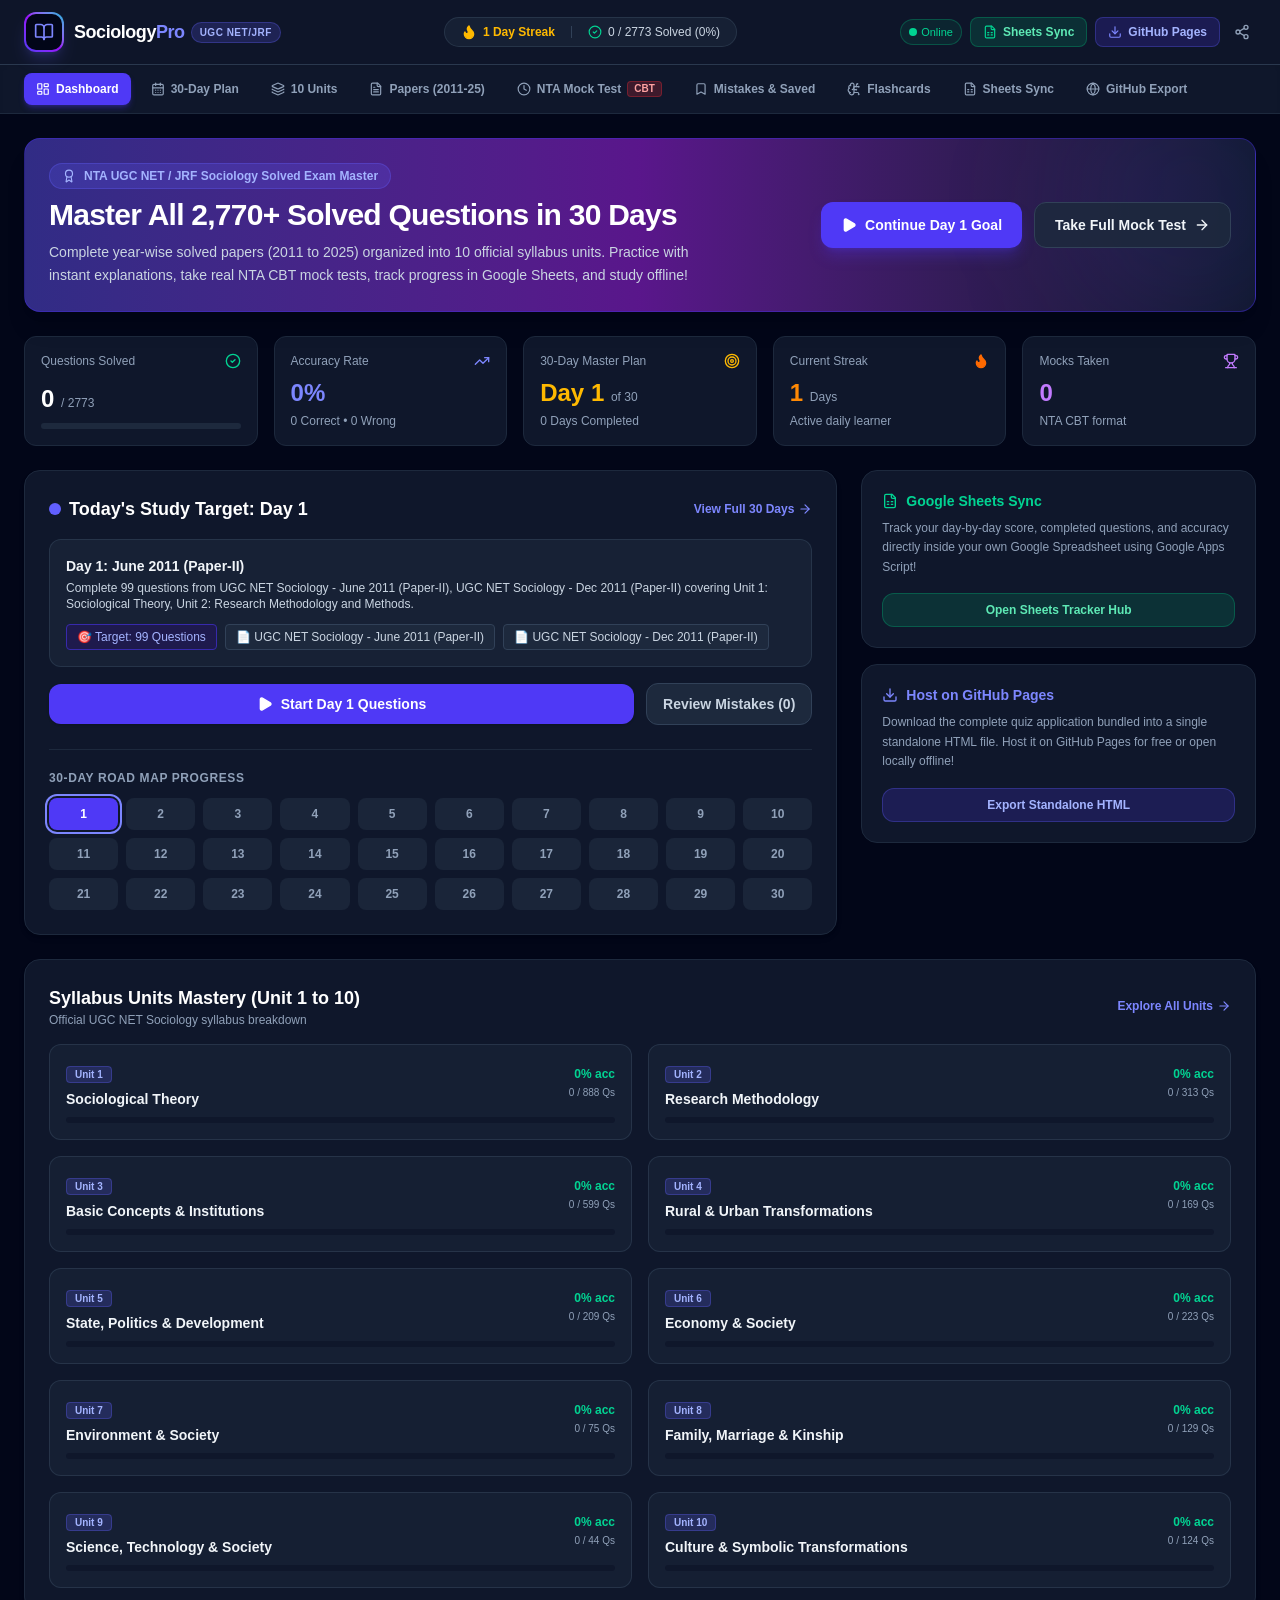
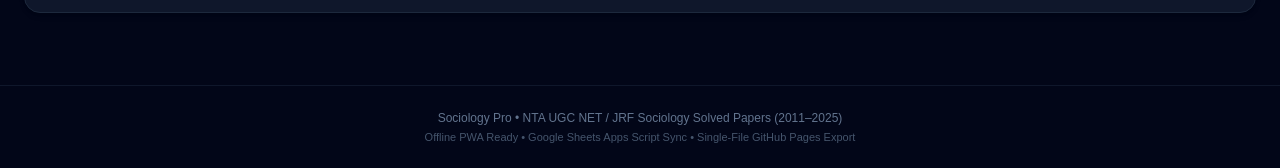
<file: index.html>
<!doctype html>
<html lang="en">
  <head>
    <meta charset="UTF-8" />
    <meta name="viewport" content="width=device-width, initial-scale=1.0" />
    <title>Sociology Pro - UGC NET/JRF 30-Day Master & PYQ Tracker</title>
    <meta name="description" content="Comprehensive NTA UGC NET / JRF Sociology quiz preparation with 2,700+ solved PYQ questions (2011-2025), 30-day structured study planner, NTA CBT mock exam simulator, offline PWA support, GitHub Pages standalone export, and Google Sheets Apps Script progress tracker." />
    <meta property="og:title" content="Sociology Pro - UGC NET/JRF 30-Day Master & PYQ Tracker" />
    <meta property="og:description" content="Comprehensive NTA UGC NET / JRF Sociology quiz preparation with 2,700+ solved PYQ questions (2011-2025), 30-day structured study planner, NTA CBT mock exam simulator, offline PWA support, GitHub Pages standalone export, and Google Sheets Apps Script progress tracker." />
    <meta property="og:type" content="website" />
    <meta name="twitter:card" content="summary_large_image" />
    <meta name="theme-color" content="#4f46e5" />
    <link rel="manifest" href="/manifest.webmanifest" />
    <link rel="preconnect" href="https://fonts.googleapis.com" />
    <link rel="preconnect" href="https://fonts.gstatic.com" crossorigin />
    <link href="https://fonts.googleapis.com/css2?family=Plus+Jakarta+Sans:wght@400;500;600;700;800&family=JetBrains+Mono:wght@400;500;600&display=swap" rel="stylesheet" />
    <script type="module" crossorigin src="./assets/index-C3EGACCk.js"></script>
    <link rel="stylesheet" crossorigin href="./assets/index-DKqJNUst.css">
  <link rel="manifest" href="./manifest.webmanifest"><script id="vite-plugin-pwa:register-sw" src="./registerSW.js"></script></head>
  <body>
    <div id="root"></div>
  </body>
</html>
</file>
